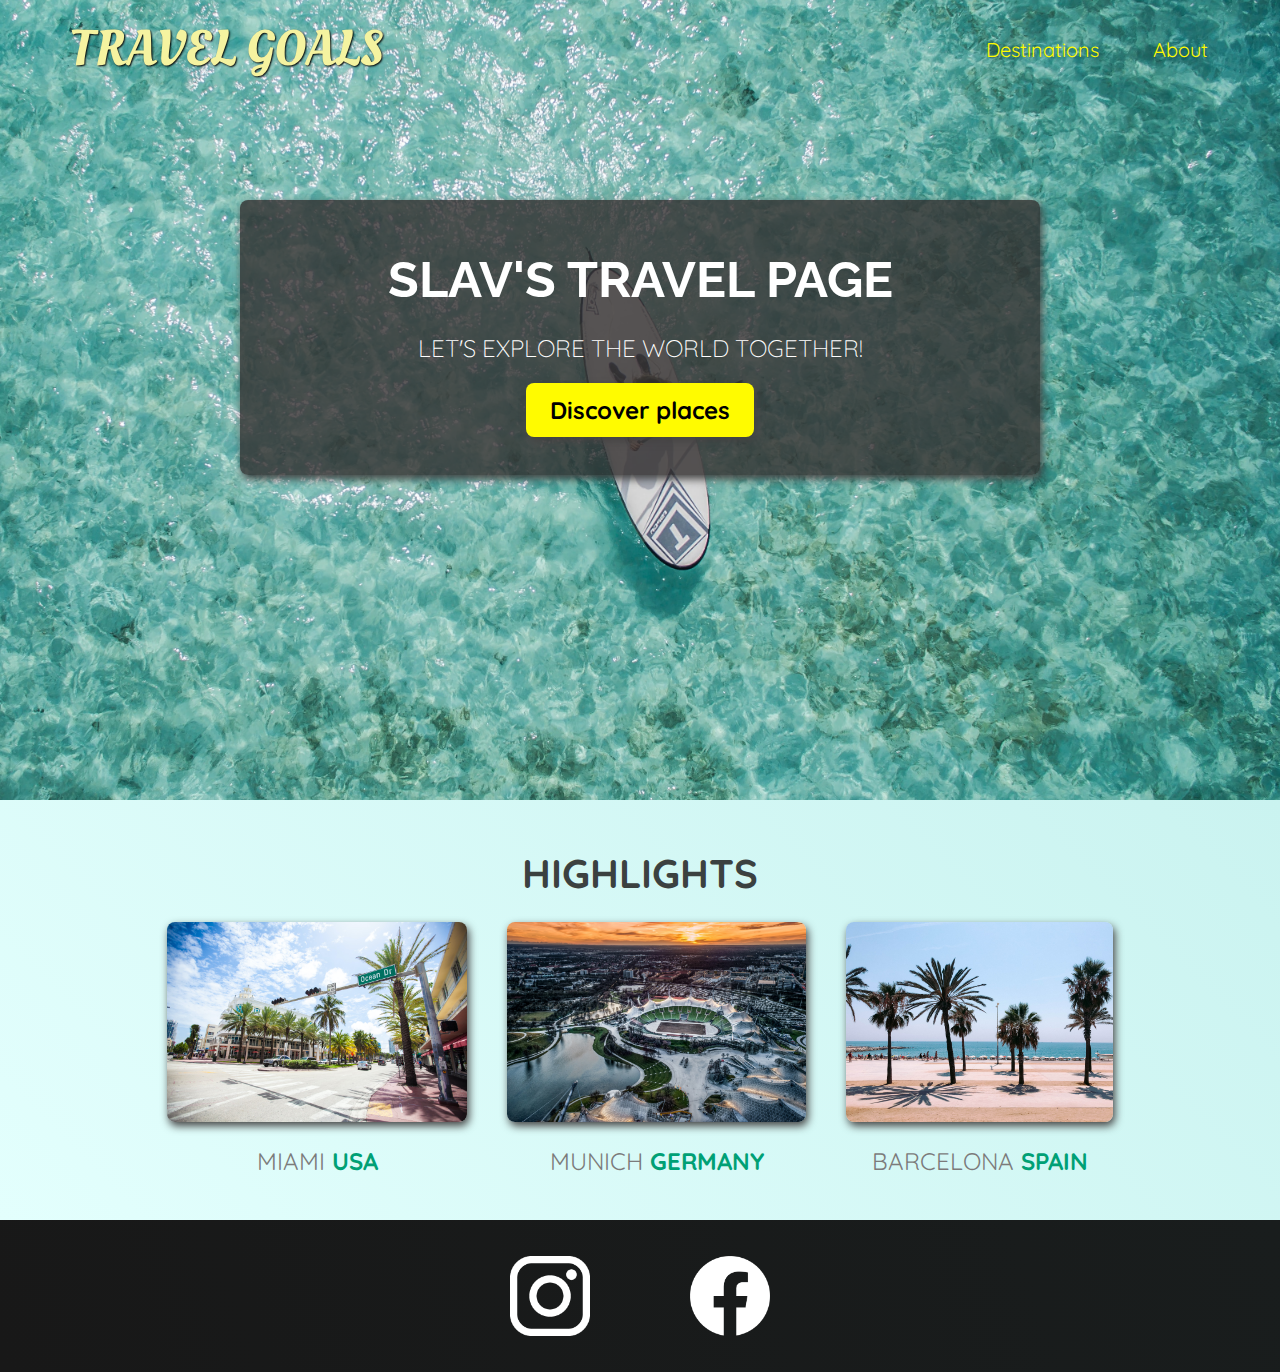
<file: index.html>
<!DOCTYPE html>
<html lang="en">
  <head>
    <meta charset="UTF-8" />
    <meta http-equiv="X-UA-Compatible" content="IE=edge" />
    <meta name="viewport" content="width=device-width, initial-scale=1.0" />
    <title>Travel Goals</title>
    <link
      href="https://fonts.googleapis.com/css2?family=Raleway:wght@700&family=Oleo+Script:wght@700&family=Quicksand:wght@300;500&display=swap"
      rel="stylesheet"
    />
    <link rel="stylesheet" href="/styles/shared.css" />
    <link rel="stylesheet" href="/styles/main-page.css" />
  </head>

  <body>
    <header>
      <div id="main-logo">
        <a href="/index.html">Travel Goals</a>
      </div>
      <nav>
        <ul>
          <li><a href="/destinations.html">Destinations</a></li>
          <li><a href="">About</a></li>
        </ul>
      </nav>
    </header>
    <main>
      <section id="hero">
        <div id="hero-content">
          <h1>Slav's Travel Page</h1>
          <p>Let's explore the world together!</p>
          <a href="/destinations.html">Discover places</a>
        </div>
      </section>
      <section id="highlights">
        <h2>Highlights</h2>
        <ul id="destinations">
          <li class="destination">
            <img src="/images/places/miami.jpg" alt="Sunny streets in Miami">
            <p>Miami <strong>USA</strong></p>
          </li>
          <li class="destination">
            <img src="/images/places/munich.jpg" alt="Munich stadium in winter">
            <p>Munich <strong>Germany</strong></p>
          </li>
          <li class="destination">
            <img src="/images/places/barcelona.jpg" alt="Palm beach in Barcelona">
            <p>Barcelona <strong>Spain</strong></p>
          </li>
        </ul>
      </section>
    </main>
    <footer>
      <ul>
        <li>
          <a href="https://instagram.com">
            <img src="/images/icons/insta.png" alt="Instagram logo">
          </a>
        </li>
        <li>
          <a href="https://facebook.com">
            <img src="/images/icons/facebook.png" alt="Facebook logo">
          </a>
        </li>
      </ul>
    </footer>
  </body>
</html>
</file>
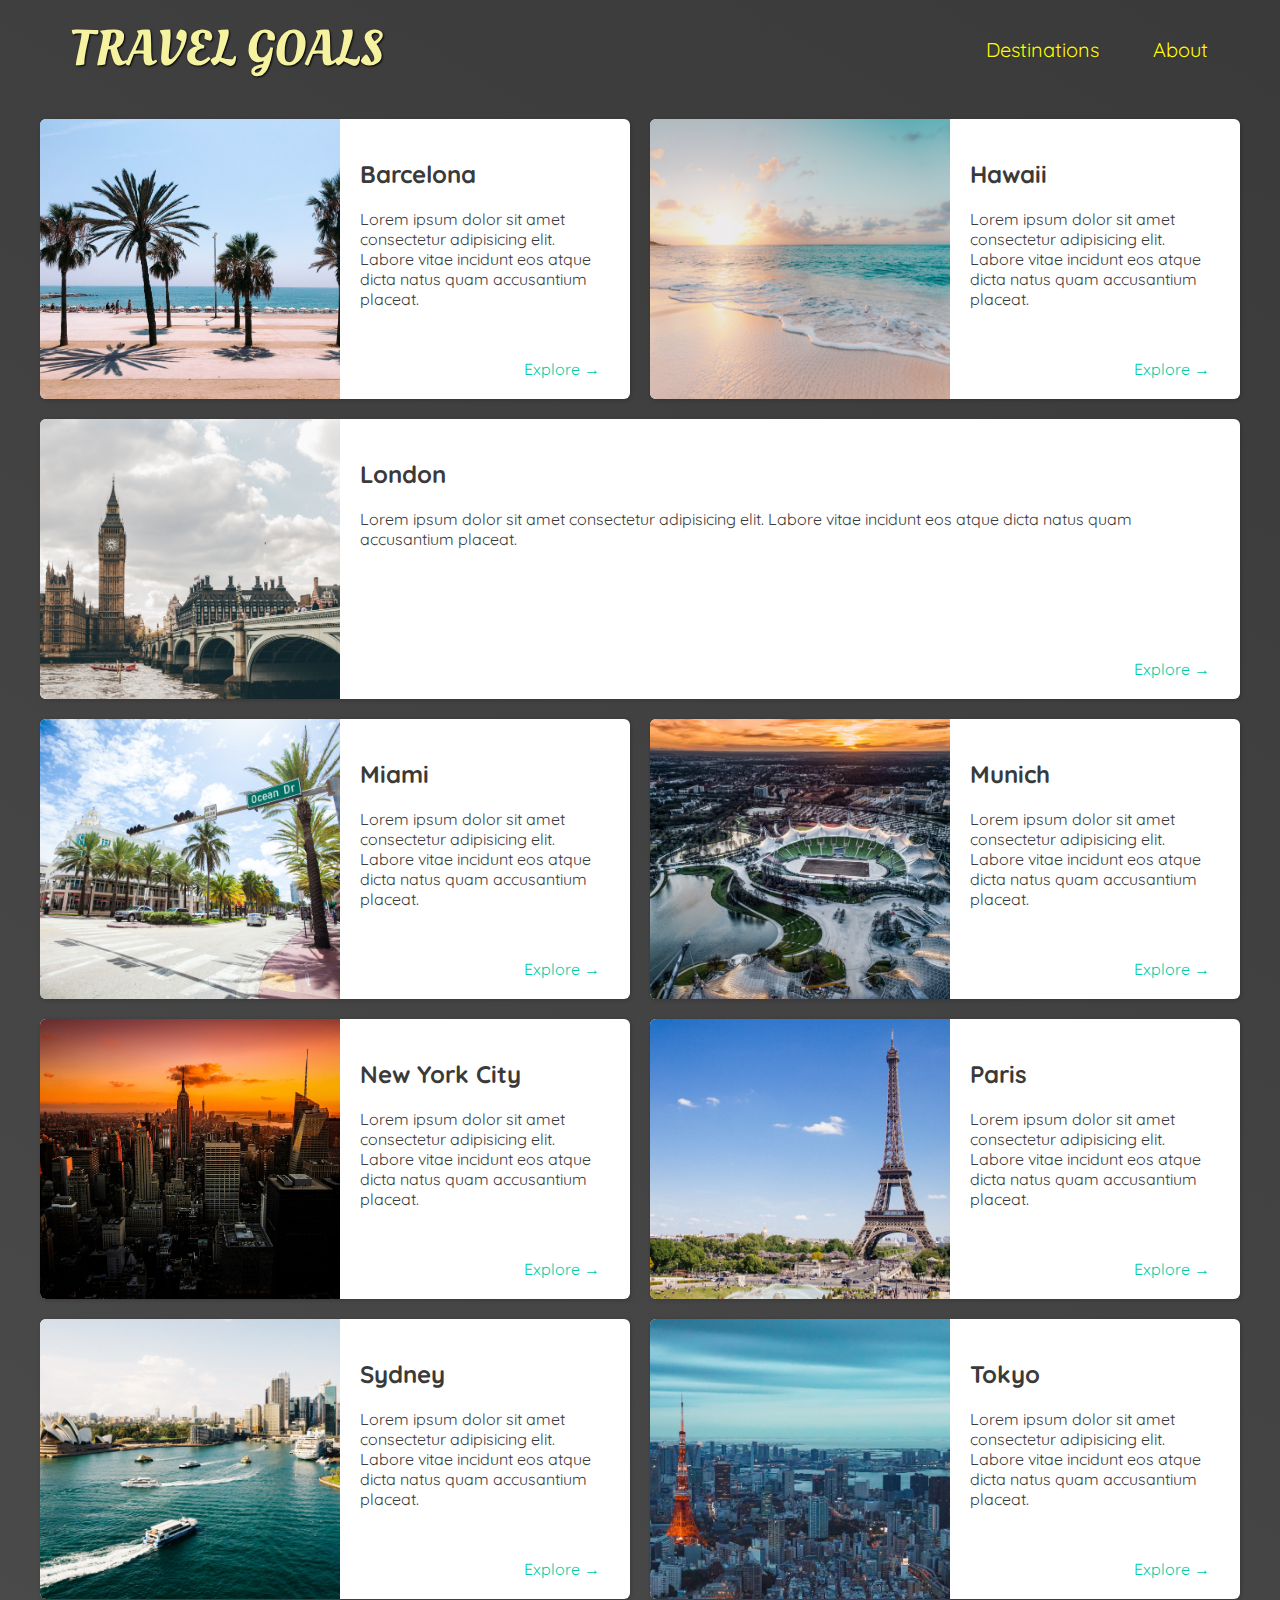
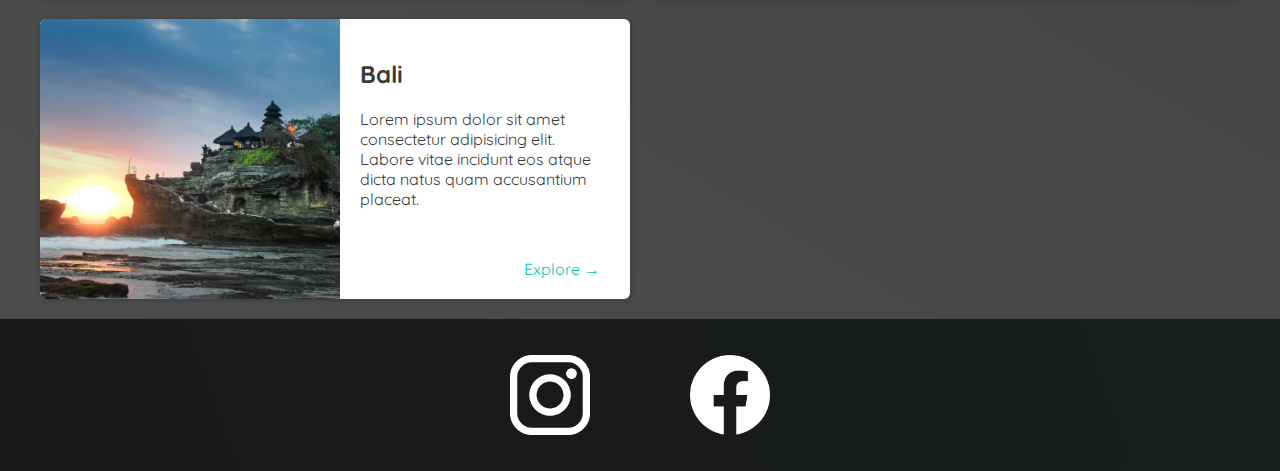
<file: destinations.html>
<!DOCTYPE html>
<html lang="en">
  <head>
    <meta charset="UTF-8" />
    <meta http-equiv="X-UA-Compatible" content="IE=edge" />
    <meta name="viewport" content="width=device-width, initial-scale=1.0" />
    <title>Travel Goals</title>
    <link
      href="https://fonts.googleapis.com/css2?family=Raleway:wght@700&family=Oleo+Script:wght@700&family=Quicksand:wght@300;500&display=swap"
      rel="stylesheet"
    />
    <link rel="stylesheet" href="/styles/shared.css" />
    <link rel="stylesheet" href="/styles/destinations.css" />
  </head>

  <body>
    <header>
      <div id="main-logo">
        <a href="/index.html">Travel Goals</a>
      </div>
      <nav>
        <ul>
          <li><a href="/destinations.html">Destinations</a></li>
          <li><a href="">About</a></li>
        </ul>
      </nav>
    </header>
    <main>
      <ul>
        <li>
          <img src="images/places/barcelona.jpg" alt="City of Barcelona" />
          <div class="item-content">
            <div>
              <h2>Barcelona</h2>
              <p>
                Lorem ipsum dolor sit amet consectetur adipisicing elit. Labore
                vitae incidunt eos atque dicta natus quam accusantium placeat.
              </p>
            </div>
            <div class="actions">
              <a href="https://en.wikipedia.org/wiki/Barcelona">Explore &#x2192</a>
            </div>
          </div>
        </li>
        <li>
          <img src="images/places/hawaii.jpg" alt="Hawaii beach" />
          <div class="item-content">
            <div>
              <h2>Hawaii</h2>
              <p>
                Lorem ipsum dolor sit amet consectetur adipisicing elit. Labore
                vitae incidunt eos atque dicta natus quam accusantium placeat.
              </p>
            </div>
            <div class="actions">
              <a href="hhttps://en.wikipedia.org/wiki/Hawaii">Explore &#x2192</a>
            </div>
          </div>
        </li>
        <li>
          <img src="images/places/london.jpg" alt="London city" />
          <div class="item-content">
            <div>
              <h2>London</h2>
              <p>
                Lorem ipsum dolor sit amet consectetur adipisicing elit. Labore
                vitae incidunt eos atque dicta natus quam accusantium placeat.
              </p>
            </div>
            <div class="actions">
              <a href="https://en.wikipedia.org/wiki/London">Explore &#x2192</a>
            </div>
          </div>
        </li>
        <li>
          <img src="images/places/miami.jpg" alt="Miami streets" />
          <div class="item-content">
            <div>
              <h2>Miami</h2>
              <p>
                Lorem ipsum dolor sit amet consectetur adipisicing elit. Labore
                vitae incidunt eos atque dicta natus quam accusantium placeat.
              </p>
            </div>
            <div class="actions">
              <a href="https://en.wikipedia.org/wiki/Miami">Explore &#x2192</a>
            </div>
          </div>
        </li>
        <li>
          <img src="images/places/munich.jpg" alt="Munich football stadium" />
          <div class="item-content">
            <div>
              <h2>Munich</h2>
              <p>
                Lorem ipsum dolor sit amet consectetur adipisicing elit. Labore
                vitae incidunt eos atque dicta natus quam accusantium placeat.
              </p>
            </div>
            <div class="actions">
              <a href="https://en.wikipedia.org/wiki/Munich">Explore &#x2192</a>
            </div>
          </div>
        </li>
        <li>
          <img src="images/places/new-york-city.jpg" alt="New York City skyline" />
          <div class="item-content">
            <div>
              <h2>New York City</h2>
              <p>
                Lorem ipsum dolor sit amet consectetur adipisicing elit. Labore
                vitae incidunt eos atque dicta natus quam accusantium placeat.
              </p>
            </div>
            <div class="actions">
              <a href="https://en.wikipedia.org/wiki/New_York_City">Explore &#x2192</a>
            </div>
          </div>
        </li>
        <li>
          <img src="images/places/paris.jpg" alt="Paris city" />
          <div class="item-content">
            <div>
              <h2>Paris</h2>
              <p>
                Lorem ipsum dolor sit amet consectetur adipisicing elit. Labore
                vitae incidunt eos atque dicta natus quam accusantium placeat.
              </p>
            </div>
            <div class="actions">
              <a href="https://en.wikipedia.org/wiki/Paris">Explore &#x2192</a>
            </div>
          </div>
        </li>
        <li>
          <img src="images/places/sydney.jpg" alt="Sydney beach" />
          <div class="item-content">
            <div>
              <h2>Sydney</h2>
              <p>
                Lorem ipsum dolor sit amet consectetur adipisicing elit. Labore
                vitae incidunt eos atque dicta natus quam accusantium placeat.
              </p>
            </div>
            <div class="actions">
              <a href="https://en.wikipedia.org/wiki/Sydney">Explore &#x2192</a>
            </div>
          </div>
        </li>
        <li>
          <img src="images/places/tokyo.jpg" alt="Tokyo skyline" />
          <div class="item-content">
            <div>
              <h2>Tokyo</h2>
              <p>
                Lorem ipsum dolor sit amet consectetur adipisicing elit. Labore
                vitae incidunt eos atque dicta natus quam accusantium placeat.
              </p>
            </div>
            <div class="actions">
              <a href="https://en.wikipedia.org/wiki/Tokyo">Explore &#x2192</a>
            </div>
          </div>
        </li>
        <li>
          <img src="images/places/bali.jpg" alt="Bali beach" />
          <div class="item-content">
            <div>
              <h2>Bali</h2>
              <p>
                Lorem ipsum dolor sit amet consectetur adipisicing elit. Labore
                vitae incidunt eos atque dicta natus quam accusantium placeat.
              </p>
            </div>
            <div class="actions">
              <a href="https://en.wikipedia.org/wiki/Bali">Explore &#x2192</a>
            </div>
          </div>
        </li>
      </ul>
    </main>
    <footer>
      <ul>
        <li>
          <a href="https://instagram.com">
            <img src="/images/icons/insta.png" alt="Instagram logo" />
          </a>
        </li>
        <li>
          <a href="https://facebook.com">
            <img src="/images/icons/facebook.png" alt="Facebook logo" />
          </a>
        </li>
      </ul>
    </footer>
  </body>
</html>
</file>
<file: styles/shared.css>
/* --------- header  --------------- */
html {
  box-sizing: border-box;
}
*, *:before, *:after {
  box-sizing: inherit;
}

body {
    font-family: "Quicksand", sans-serif;
    margin: 0;
}

header {
    display: flex;
    align-items: center;
    justify-content: space-between;
    padding: 15px 60px;
    position: absolute;
    width: 100%;
    /* box-sizing: border-box; */
}
ul {
    list-style: none;
    margin: 0;
    padding: 0;
}

header ul {
    display: flex;
}

header li {
    padding-left: 30px;
}

header ul a {
    color: rgb(255, 251, 0);
    text-decoration: none;
    font-size: 20px;
    padding: 12px;
    text-shadow: 1px 1px 2px rgba(0, 0, 0, 0.2);
    border-radius: 6px;
}

header ul a:hover {
    color: rgb(77, 77, 77);
    background-color: rgb(255, 251, 0);
}

#main-logo a {
    padding: 10px;
    font-family: "Oleo Script", sans-serif;
    font-size: 50px;
    color: rgb(245, 243, 160);
    text-decoration: none;
    text-transform: uppercase;
    text-shadow: 1px 1px 2px rgb(0, 0, 0);
}

footer {
    background: linear-gradient(70deg, rgb(24, 24, 24), rgb(25, 29, 29));
    padding: 36px;
}

footer ul {
    margin: 0;
    display: flex;
    justify-content: center;
}

footer li {
    width: 80px;
    height: 80px;
    margin: 0 50px;
}

footer img {
    width: 100%;
    height: 100%;
}
</file>
<file: styles/main-page.css>
#hero {
    height: 800px;
    background-image: url("/images/places/ocean.jpg");
    background-position: center;
    background-size: cover;
}

#hero-content {
    width: 800px;
    background-color: rgba(51, 47, 47, 0.8);
    box-shadow: 2px 4px 8px rgb(68, 67, 67);
    border-radius: 8px;
    text-align: center;
    padding: 50px 0;
    margin: 0 auto;
    position: relative;
    top: 200px;
}

#hero-content h1 {
    color: white;
    font-size: 50px;
    text-transform: uppercase;
    font-family: 'Raleway', sans-serif;
    margin: 0;
}

#hero-content p {
    color: white;
    font-size: 24px;
    text-transform: uppercase;
    font-weight: 300;
    margin-bottom: 32px;
}

#hero-content a {
    text-decoration: none;
    background-color: rgb(255, 251, 0);
    padding: 12px 24px;
    color: black;
    font-size: 24px;
    font-weight: bold;
    border-radius: 8px;
    box-shadow: 2px 4px 8px rgb(68, 67, 67);
}

#hero-content a:hover {
    background-color: rgb(255, 238, 0);
}

#highlights {
    padding: 24px;
    background: linear-gradient(45deg, rgb(227, 255, 253), rgb(202, 243, 240));
}

#highlights h2 {
    text-transform: uppercase;
    text-align: center;
    font-size: 40px;
    color: rgb(59, 65, 64);
    margin: 24px 0;
}

#destinations {
    display: flex;
    width: 90%;
    margin: auto;
    padding: 0;
    justify-content: center;
}

.destination {
    list-style: none;
    margin: 0 20px;
    text-transform: uppercase;
}

.destination p {
    text-align: center;
    font-size: 24px;
    color: rgb(124, 123, 123);  
    margin: 20px 0; 
}

.destination img {
    height: 200px;
    width: 100%;
    box-shadow: 2px 4px 8px rgb(68, 67, 67);
    border-radius: 8px;
    object-fit: cover;
}

.destination strong {
    color: rgb(0, 160, 117);
}
</file>
<file: styles/destinations.css>
body {
    background: linear-gradient(30deg, rgb(77, 77, 77), rgb(58, 58, 58));
}

header {
    position: static;
}

main ul {
    padding: 20px 0;
    display: grid;
    gap: 20px;
    grid-template-columns: 1fr 1fr;
    width: 1200px;
    margin: 0 auto;
}

main li {
    display: flex;
    background-color: white;
    box-shadow: 1px 1px 4px rgba(0, 0, 0, 0.2);
    border-radius: 6px;
    overflow: hidden;
}

main li:nth-child(3) {
    grid-column: 1 / 3;
}

main li img {
    width: 300px;
    height: 280px;
    object-fit: cover;
}

.item-content {
    padding: 20px;
    color: rgb(58, 58, 58);
    display: flex;
    flex-direction: column;
    justify-content: space-between;
}

.item-content a {
    color: rgb(0, 204, 163);
    text-decoration: none;
    border-radius: 6px;
    padding: 10px;
    
}

.item-content a:hover {
    background-color: rgb(204, 255, 245);
}

/* .item-content p {
    margin: 0;
} */

.actions {
    text-align: right;
}
</file>
